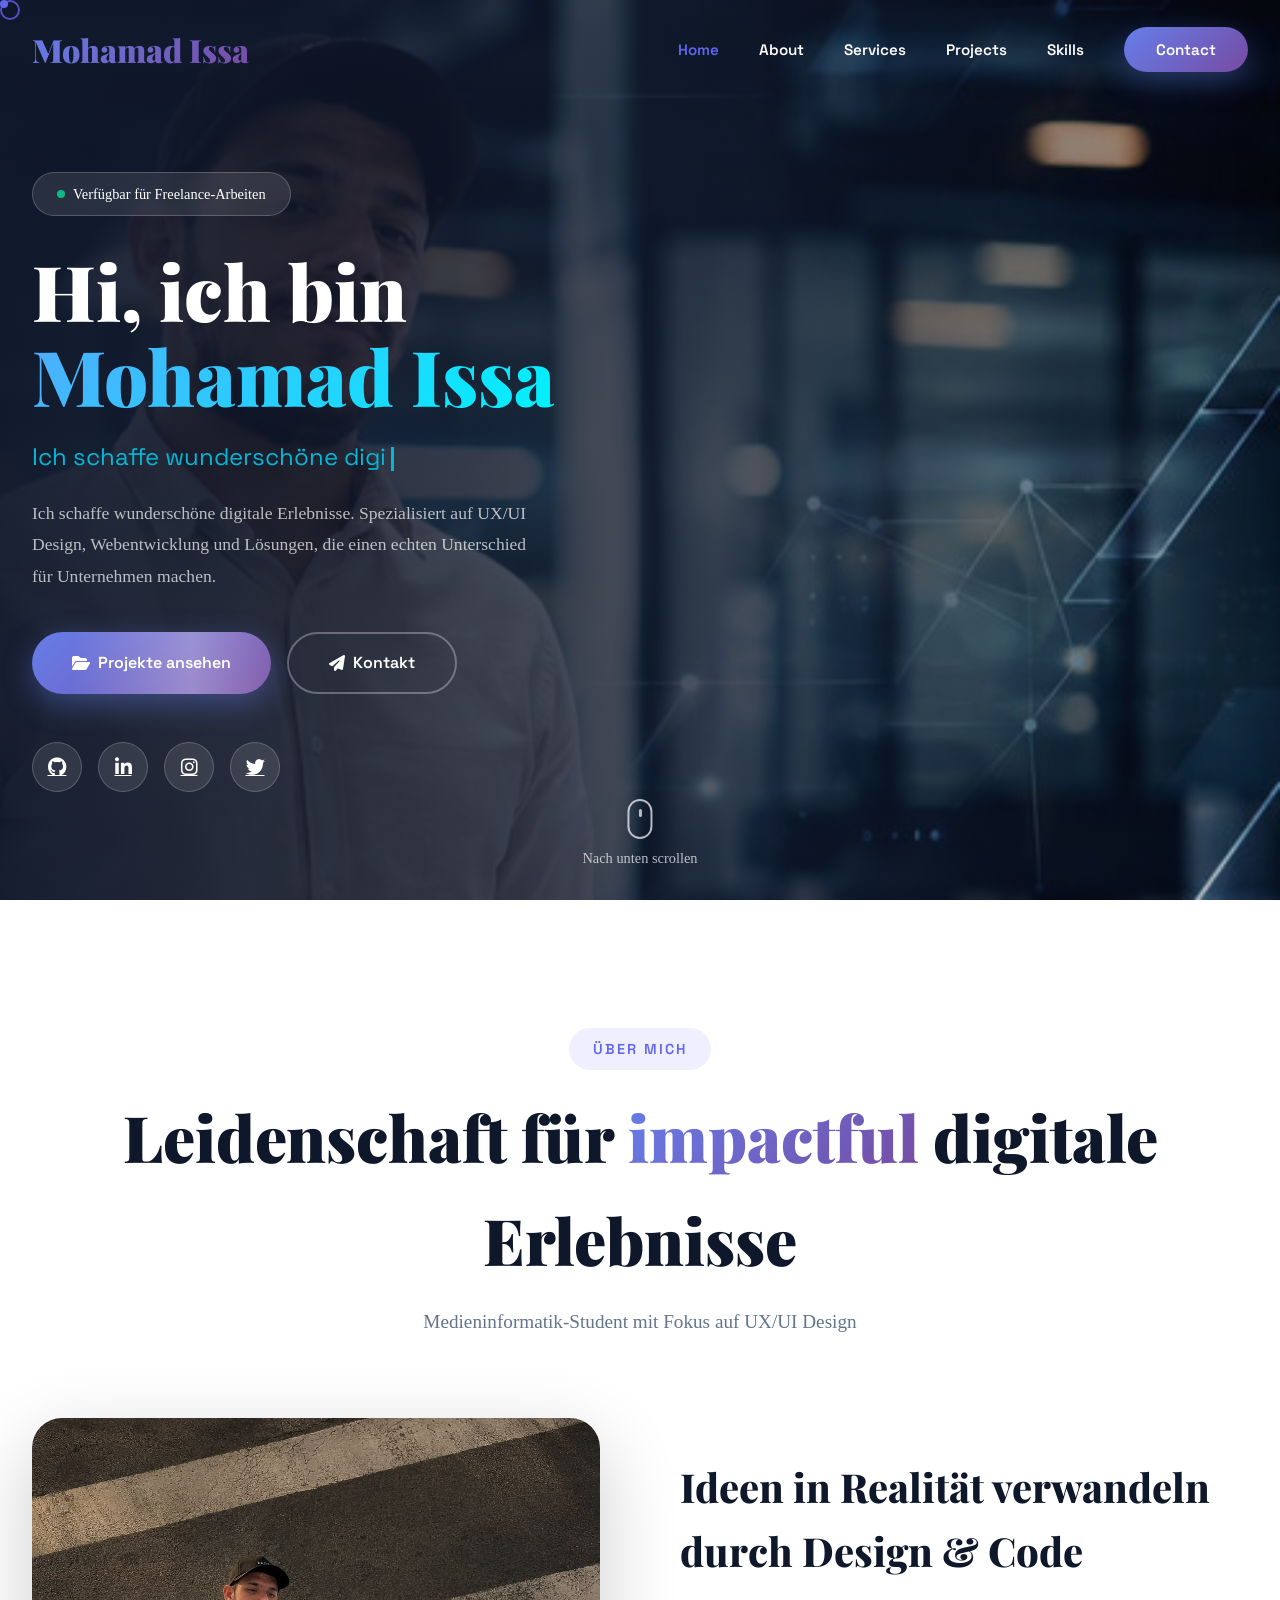
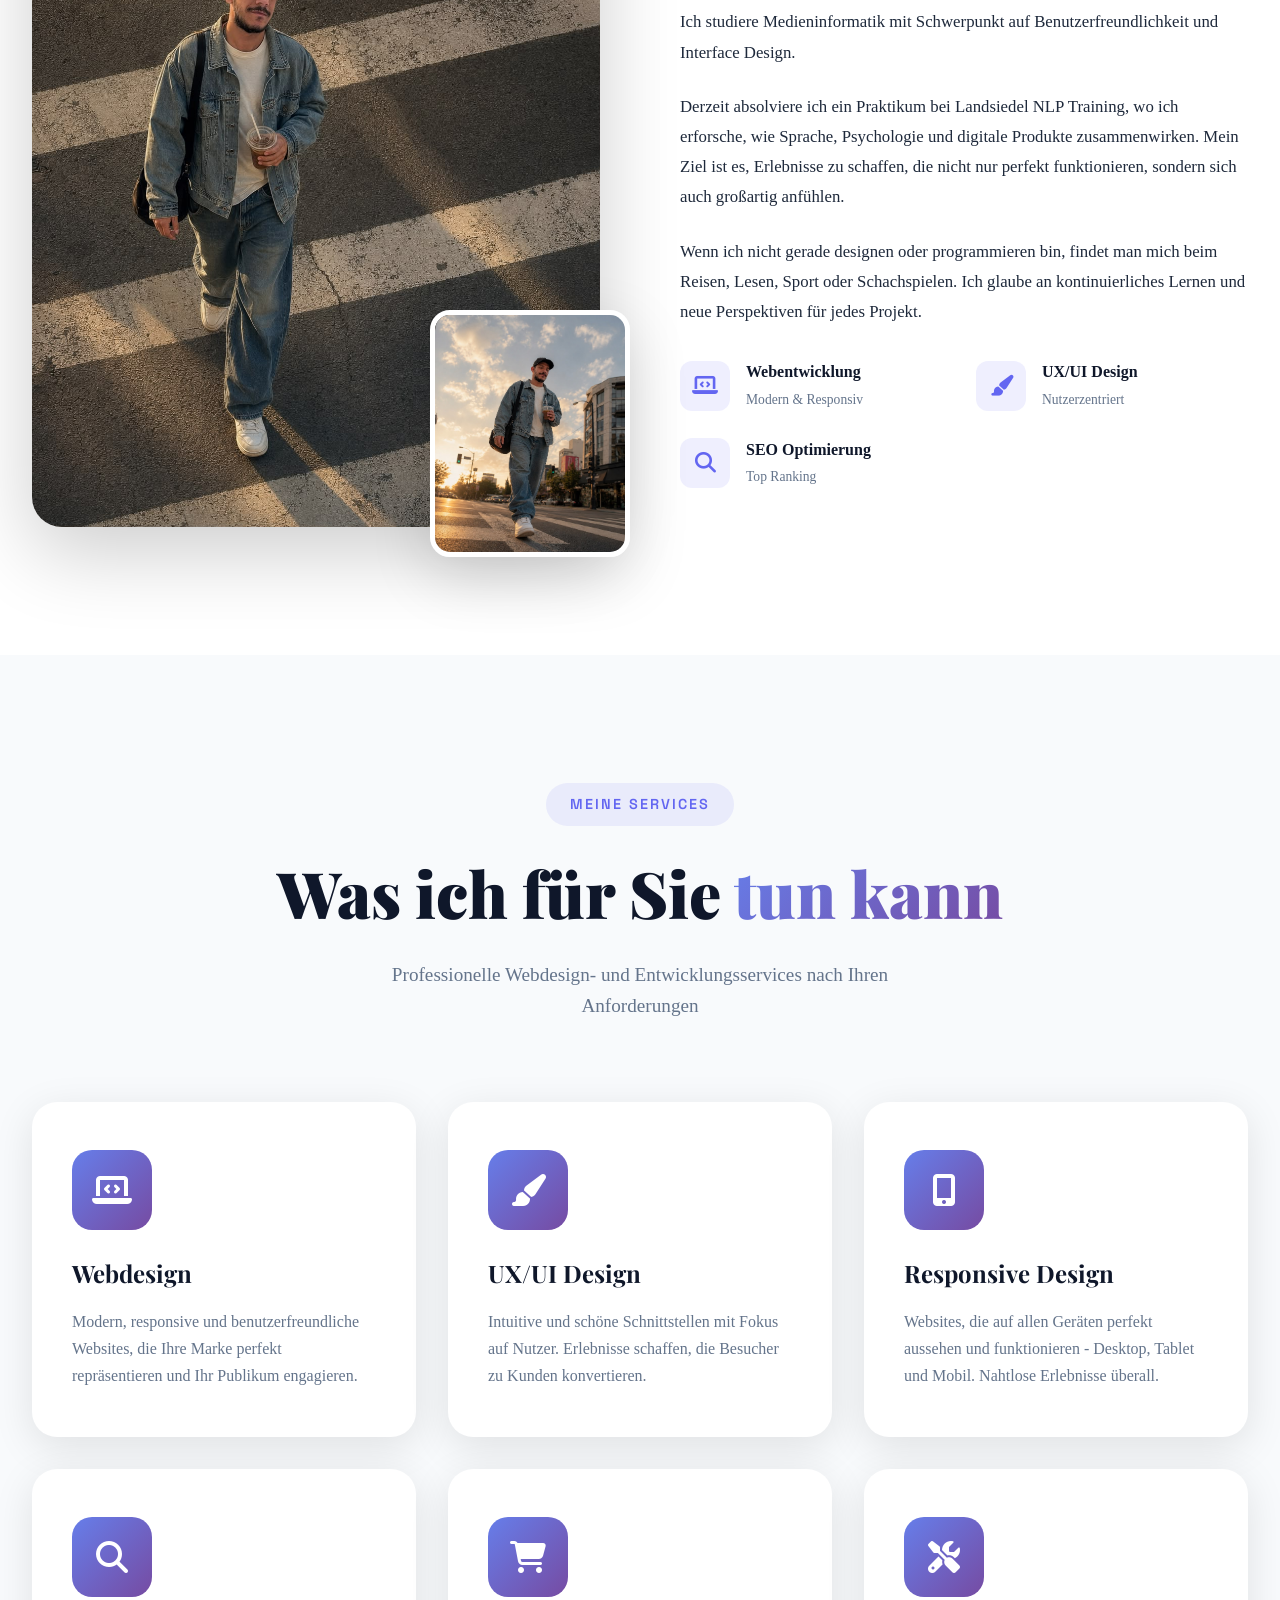
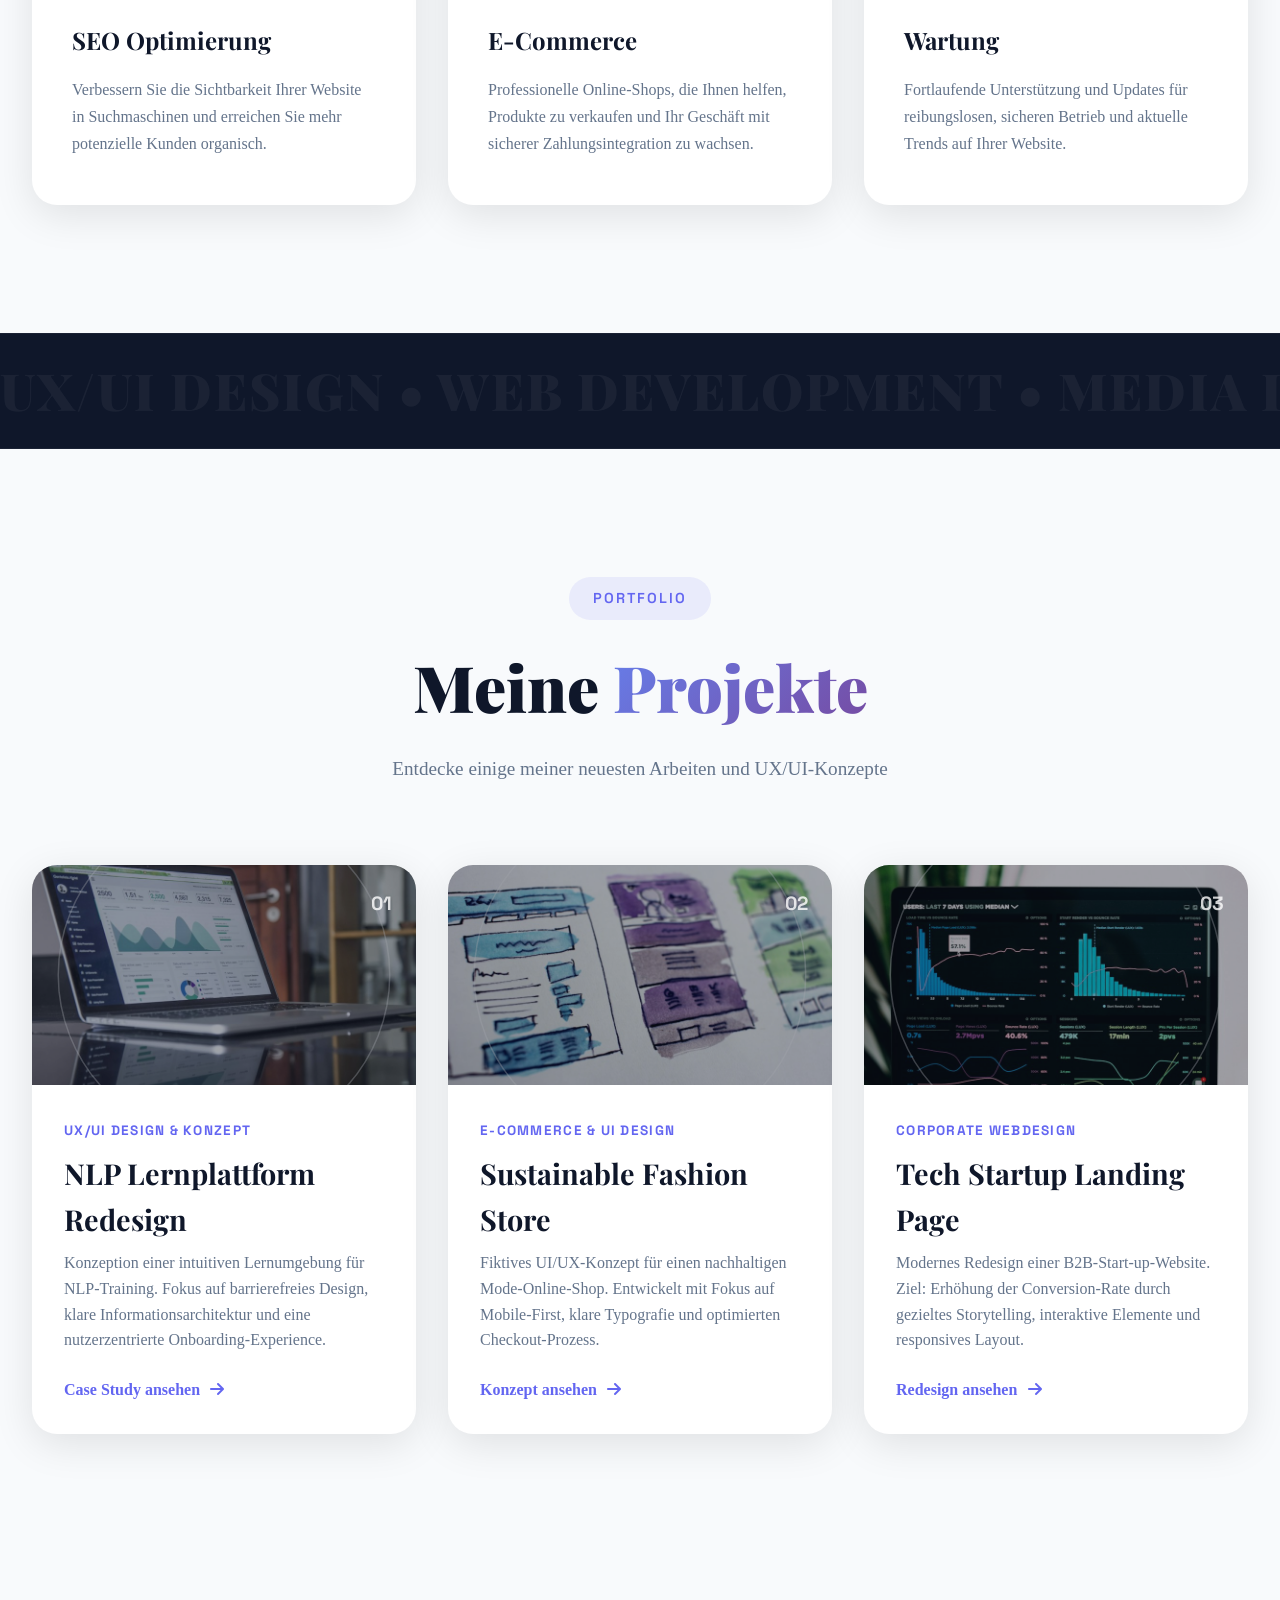
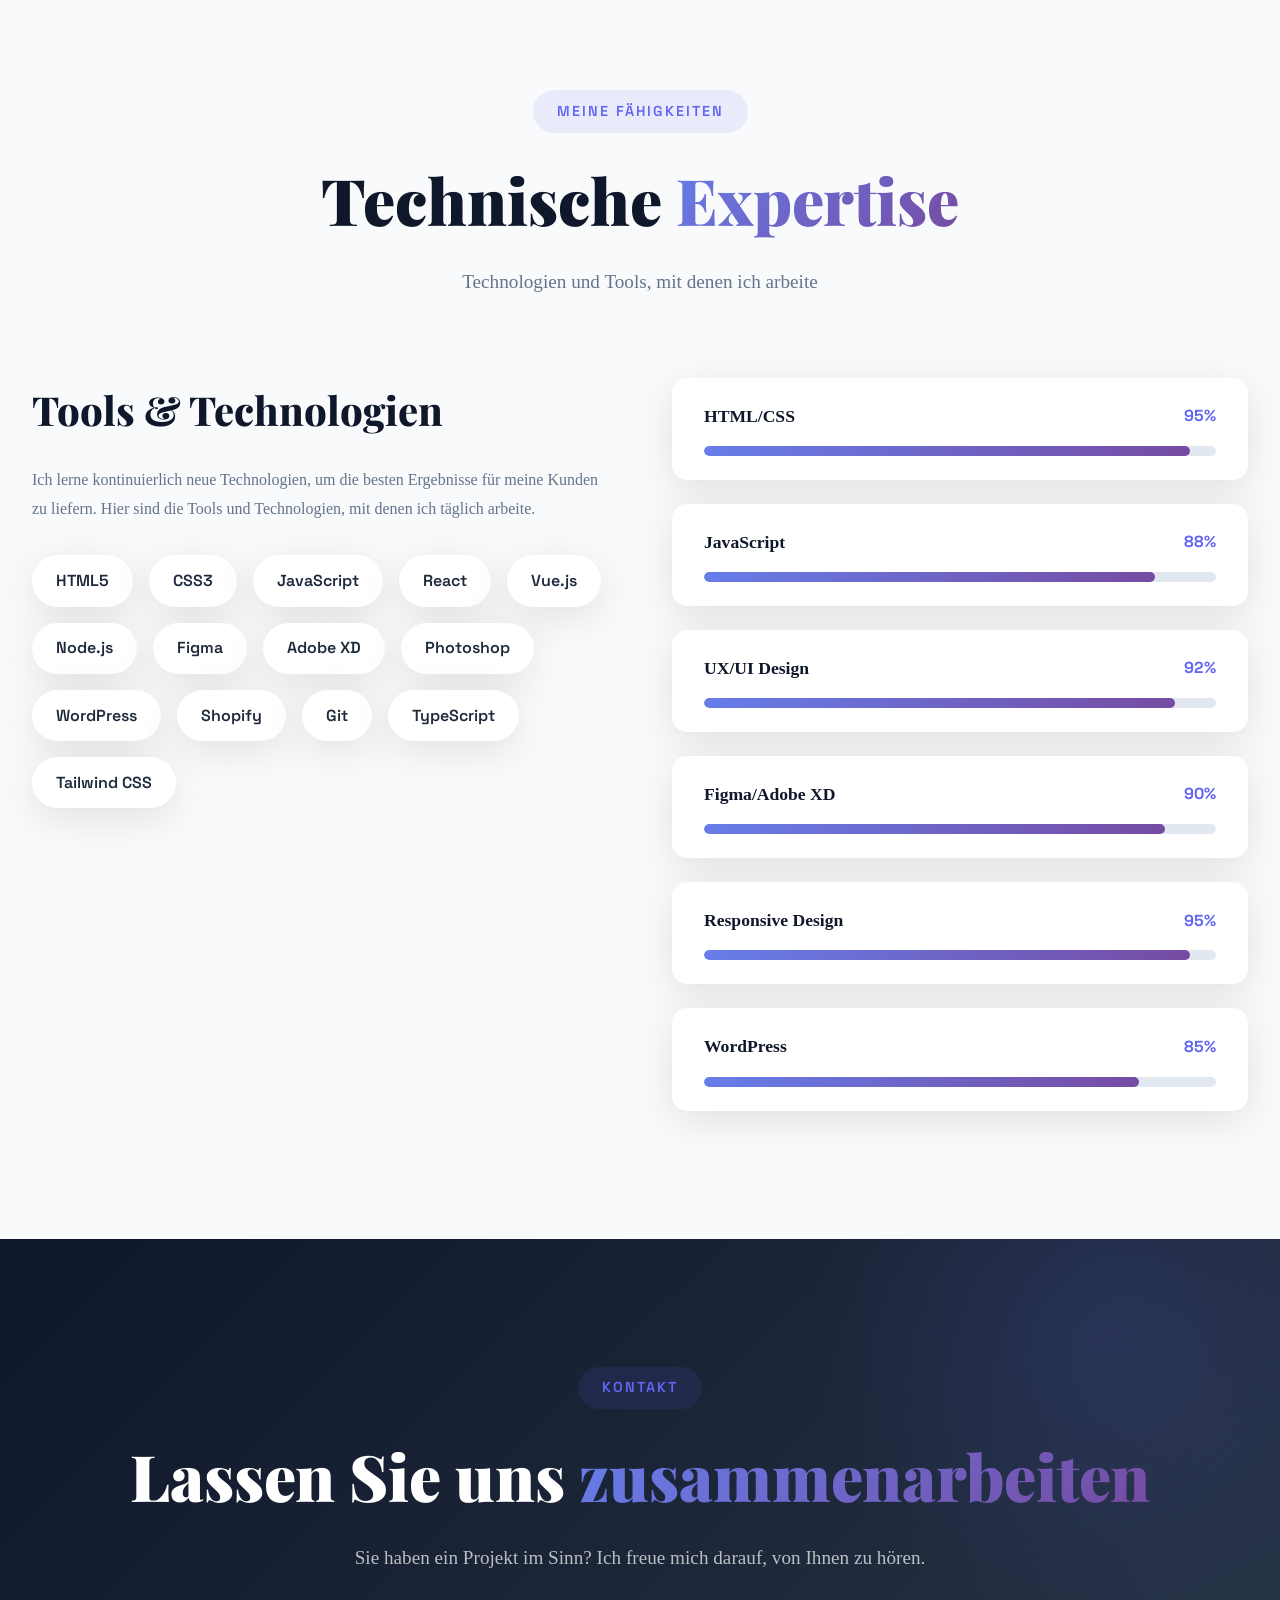
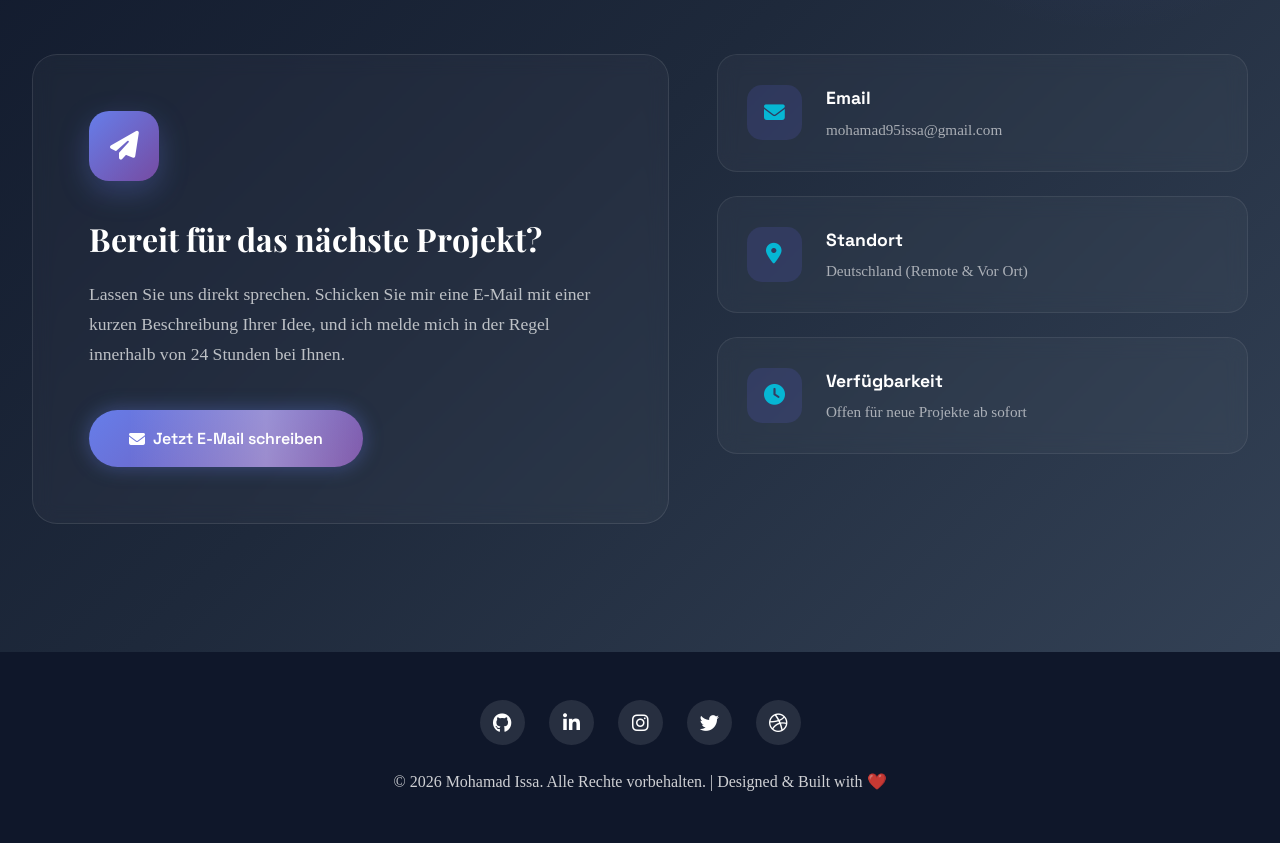
<file: index.html>
<!DOCTYPE html>
<html lang="de">
<head>
    <meta charset="UTF-8">
    <meta name="viewport" content="width=device-width, initial-scale=1.0">
    <meta name="description" content="Mohamad Issa - Media Informatics & UX/UI Designer. Ich schaffe wunderschöne digitale Erlebnisse mit Fokus auf Benutzerfreundlichkeit und modernes Design.">
    <meta name="keywords" content="UX/UI Design, Webentwicklung, Portfolio, Designer, Frontend">
    <meta property="og:title" content="Mohamad Issa | Media Informatics & UX/UI Designer">
    <meta property="og:description" content="Ich schaffe wunderschöne digitale Erlebnisse mit Fokus auf Benutzerfreundlichkeit und modernes Design.">
    <meta property="og:image" content="img/preview.jpg">
    <meta property="og:type" content="website">
    <title>Mohamad Issa | Media Informatics & UX/UI Designer</title>
    <link rel="stylesheet" href="fontawesome/css/all.min.css">
    <link rel="stylesheet" href="fonts/fonts.css">
    <link rel="stylesheet" href="style.css">
</head>
<body>
    <div class="cursor"></div>
    <div class="cursor-dot"></div>

    <div class="loader">
        <div class="loader-logo">Mohamad Issa
        </div>
        <div class="loader-bar">
            <div class="loader-progress"></div>
        </div>
    </div>

    <canvas id="particles-canvas"></canvas>

    <nav id="navbar">
       <div class="scroll-progress" id="scrollProgress"></div>
        <div class="nav-container">
            <a href="#" class="logo">Mohamad Issa</a>
            <ul class="nav-links">
                <li><a href="#home">Home</a></li>
                <li><a href="#about">About</a></li>
                <li><a href="#services">Services</a></li>
                <li><a href="#portfolio">Projects</a></li>
                <li><a href="#skills">Skills</a></li>
                <li><a href="#contact" class="nav-cta">Contact</a></li>
            </ul>
            <button class="mobile-menu-btn" id="meno" aria-label="Mobile Navigation">
                <i class="fas fa-bars"></i>
            </button>
        </div>
    </nav>
    <section class="hero" id="home">
        <div class="hero-container">
            <div class="hero-content">
                <div class="hero-badge">
                    <span class="dot"></span>
                    Verfügbar für Freelance-Arbeiten
                </div>
                <h1>Hi, ich bin <span class="gradient-text">Mohamad Issa</span></h1>
                <div class="hero-typewriter">
                    <span id="typewriter"></span><span class="cursor-blink"></span>
                </div>
                <p class="hero-description">
                    Ich schaffe wunderschöne digitale Erlebnisse. 
                    Spezialisiert auf UX/UI Design, Webentwicklung und Lösungen, 
                    die einen echten Unterschied für Unternehmen machen.
                </p>
                <div class="hero-buttons">
                    <a href="#portfolio" class="btn btn-primary">
                        <i class="fas fa-folder-open"></i> Projekte ansehen
                    </a>
                    <a href="#contact" class="btn btn-secondary">
                        <i class="fas fa-paper-plane"></i> Kontakt
                    </a>
                </div>
                <div class="hero-social">
                    <a href="https://github.com/dein-username" target="_blank" rel="noopener noreferrer" aria-label="GitHub"><i class="fab fa-github"></i></a>
                    <a href="https://linkedin.com/in/mohamad-issa-35660a3a6/" target="_blank" rel="noopener noreferrer" aria-label="LinkedIn"><i class="fab fa-linkedin-in"></i></a>
                    <a href="https://instagram.com/mudy_iss/" target="_blank" rel="noopener noreferrer" aria-label="Instagram"><i class="fab fa-instagram"></i></a>
                    <a href="https://twitter.com/dein-username" target="_blank" rel="noopener noreferrer" aria-label="Twitter"><i class="fab fa-twitter"></i></a>
                </div>
            </div>
        </div>
        <div class="scroll-indicator">
            <div class="mouse"></div>
            <span>Nach unten scrollen</span>
        </div>
    </section>

    <section class="about" id="about">
        <div class="container">
            <div class="section-header reveal">
                <div class="section-tag">Über mich</div>
                <h2 class="section-title">Leidenschaft für <span class="highlight">impactful</span> digitale Erlebnisse</h2>
                <p class="section-subtitle">Medieninformatik-Student mit Fokus auf UX/UI Design</p>
            </div>
            <div class="about-grid">
                <div class="about-image reveal">
                    <div class="about-image-main">
                        <img src="img/straße line.jpeg" alt="Mohamad Issa - Professionelles Porträt">
                    </div>
                    <div class="about-image-secondary">
                        <img src="img/straße.jpeg" alt="Mohamad Issa - Casual Foto">
                    </div>
                </div>
                <div class="about-content reveal">
                    <h3>Ideen in Realität verwandeln durch Design & Code</h3>
                         
                    <p>
                        Ich studiere Medieninformatik mit Schwerpunkt auf Benutzerfreundlichkeit und Interface Design.
                    </p>
                     <p>
                        Derzeit absolviere ich ein Praktikum bei Landsiedel NLP Training, wo ich erforsche,
                         wie Sprache, Psychologie und digitale Produkte zusammenwirken. Mein Ziel ist es,
                          Erlebnisse zu schaffen, die nicht nur perfekt funktionieren, sondern sich auch großartig anfühlen.
                    </p>
                    
                    <p>
                        Wenn ich nicht gerade designen oder programmieren bin,
                         findet man mich beim Reisen, Lesen, Sport oder Schachspielen.
                          Ich glaube an kontinuierliches Lernen und neue Perspektiven für jedes Projekt.
                    </p>
                    <div class="about-features">
                        <div class="feature-item">
                            <div class="icon"><i class="fas fa-laptop-code"></i></div>
                            <div>
                                <h4>Webentwicklung</h4>
                                <p>Modern & Responsiv</p>
                            </div>
                        </div>
                        <div class="feature-item">
                            <div class="icon"><i class="fas fa-paint-brush"></i></div>
                            <div>
                                <h4>UX/UI Design</h4>
                                <p>Nutzerzentriert</p>
                            </div>
                        </div>
                        <div class="feature-item">
                            <div class="icon"><i class="fas fa-search"></i></div>
                            <div>
                                <h4>SEO Optimierung</h4>
                                <p>Top Ranking</p>
                            </div>
                        </div>
                    </div>
                </div>
            </div>
        </div>
    </section>

    <section class="services" id="services">
        <div class="container">
            <div class="section-header reveal">
                <div class="section-tag">Meine Services</div>
                <h2 class="section-title">Was ich für Sie <span class="highlight">tun kann</span></h2>
                <p class="section-subtitle">Professionelle Webdesign- und Entwicklungsservices nach Ihren Anforderungen</p>
            </div>
            <div class="services-grid">
                <div class="service-card reveal">
                    <div class="service-icon"><i class="fas fa-laptop-code"></i></div>
                    <h3>Webdesign</h3>
                    <p>Modern, responsive und benutzerfreundliche Websites, die Ihre Marke perfekt repräsentieren und Ihr Publikum engagieren.</p>
                </div>
                <div class="service-card reveal">
                    <div class="service-icon"><i class="fas fa-paint-brush"></i></div>
                    <h3>UX/UI Design</h3>
                    <p>Intuitive und schöne Schnittstellen mit Fokus auf Nutzer. Erlebnisse schaffen, die Besucher zu Kunden konvertieren.</p>
                </div>
                <div class="service-card reveal">
                    <div class="service-icon"><i class="fas fa-mobile-alt"></i></div>
                    <h3>Responsive Design</h3>
                    <p>Websites, die auf allen Geräten perfekt aussehen und funktionieren - Desktop, Tablet und Mobil. Nahtlose Erlebnisse überall.</p>
                </div>
                <div class="service-card reveal">
                    <div class="service-icon"><i class="fas fa-search"></i></div>
                    <h3>SEO Optimierung</h3>
                    <p>Verbessern Sie die Sichtbarkeit Ihrer Website in Suchmaschinen und erreichen Sie mehr potenzielle Kunden organisch.</p>
                </div>
                <div class="service-card reveal">
                    <div class="service-icon"><i class="fas fa-shopping-cart"></i></div>
                    <h3>E-Commerce</h3>
                    <p>Professionelle Online-Shops, die Ihnen helfen, Produkte zu verkaufen und Ihr Geschäft mit sicherer Zahlungsintegration zu wachsen.</p>
                </div>
                <div class="service-card reveal">
                    <div class="service-icon"><i class="fas fa-tools"></i></div>
                    <h3>Wartung</h3>
                    <p>Fortlaufende Unterstützung und Updates für reibungslosen, sicheren Betrieb und aktuelle Trends auf Ihrer Website.</p>
                </div>
            </div>
        </div>
    </section>
<div class="marquee-container">
    <div class="marquee-content">
        <span>UX/UI DESIGN • WEB DEVELOPMENT • MEDIA INFORMATICS • Mohamad Issa •  </span>
        <span>UX/UI DESIGN • WEB DEVELOPMENT • MEDIA INFORMATICS • Mohamad Issa •  </span>
    </div>
</div>
       <!-- Portfolio Section -->
    <section class="portfolio" id="portfolio">
        <div class="container">
            <div class="section-header reveal">
                <div class="section-tag">Portfolio</div>
                <h2 class="section-title">Meine <span class="highlight">Projekte</span></h2>
                <p class="section-subtitle">Entdecke einige meiner neuesten Arbeiten und UX/UI-Konzepte</p>
            </div>
            
            <div class="portfolio-grid">
                
                <!-- Projekt 1: NLP / Learning Platform -->
                <div class="portfolio-card reveal">
                    <div class="portfolio-preview" style="background: url('img/projekt-1.jpg') center/cover no-repeat;">
                        <!-- Dunkles Overlay, damit das Icon sichtbar ist, falls das Bild mal nicht lädt -->
                        <div style="position:absolute; inset:0; background:rgba(15,23,42,0.4);"></div>
                        <span class="portfolio-number" style="color:white; z-index:2;">01</span>
                    </div>
                    <div class="portfolio-content">
                        <span class="portfolio-category">UX/UI Design & Konzept</span>
                        <h3>NLP Lernplattform Redesign</h3>
                        <p>
                            Konzeption einer intuitiven Lernumgebung für NLP-Training. Fokus auf barrierefreies Design, 
                            klare Informationsarchitektur und eine nutzerzentrierte Onboarding-Experience.
                        </p>
                        <a href="#contact" class="portfolio-link">
                            Case Study ansehen <i class="fas fa-arrow-right"></i>
                        </a>
                    </div>
                </div>

                <!-- Projekt 2: E-Commerce -->
                <div class="portfolio-card reveal">
                    <div class="portfolio-preview" style="background: url('img/projekt-2.jpg') center/cover no-repeat;">
                        <div style="position:absolute; inset:0; background:rgba(15,23,42,0.4);"></div>
                        <span class="portfolio-number" style="color:white; z-index:2;">02</span>
                    </div>
                    <div class="portfolio-content">
                        <span class="portfolio-category">E-Commerce & UI Design</span>
                        <h3>Sustainable Fashion Store</h3>
                        <p>
                            Fiktives UI/UX-Konzept für einen nachhaltigen Mode-Online-Shop. Entwickelt mit Fokus 
                            auf Mobile-First, klare Typografie und optimierten Checkout-Prozess.
                        </p>
                        <a href="#contact" class="portfolio-link">
                            Konzept ansehen <i class="fas fa-arrow-right"></i>
                        </a>
                    </div>
                </div>

                <!-- Projekt 3: Corporate / B2B -->
                <div class="portfolio-card reveal">
                    <div class="portfolio-preview" style="background: url('img/projekt-3.jpg') center/cover no-repeat;">
                        <div style="position:absolute; inset:0; background:rgba(15,23,42,0.4);"></div>
                        <span class="portfolio-number" style="color:white; z-index:2;">03</span>
                    </div>
                    <div class="portfolio-content">
                        <span class="portfolio-category">Corporate Webdesign</span>
                        <h3>Tech Startup Landing Page</h3>
                        <p>
                            Modernes Redesign einer B2B-Start-up-Website. Ziel: Erhöhung der Conversion-Rate 
                            durch gezieltes Storytelling, interaktive Elemente und responsives Layout.
                        </p>
                        <a href="#contact" class="portfolio-link">
                            Redesign ansehen <i class="fas fa-arrow-right"></i>
                        </a>
                    </div>
                </div>

            </div>
        </div>
    </section>

    <section class="skills" id="skills">
        <div class="container">
            <div class="section-header reveal">
                <div class="section-tag">Meine Fähigkeiten</div>
                <h2 class="section-title">Technische <span class="highlight">Expertise</span></h2>
                <p class="section-subtitle">Technologien und Tools, mit denen ich arbeite</p>
            </div>
            <div class="skills-container">
                <div class="skills-left reveal">
                    <h3>Tools & Technologien</h3>
                    <p>
                        Ich lerne kontinuierlich neue Technologien, um die besten Ergebnisse 
                        für meine Kunden zu liefern. Hier sind die Tools und Technologien, 
                        mit denen ich täglich arbeite.
                    </p>
                    <div class="skills-list">
                        <span class="skill-tag">HTML5</span>
                        <span class="skill-tag">CSS3</span>
                        <span class="skill-tag">JavaScript</span>
                        <span class="skill-tag">React</span>
                        <span class="skill-tag">Vue.js</span>
                        <span class="skill-tag">Node.js</span>
                        <span class="skill-tag">Figma</span>
                        <span class="skill-tag">Adobe XD</span>
                        <span class="skill-tag">Photoshop</span>
                        <span class="skill-tag">WordPress</span>
                        <span class="skill-tag">Shopify</span>
                        <span class="skill-tag">Git</span>
                        <span class="skill-tag">TypeScript</span>
                        <span class="skill-tag">Tailwind CSS</span>
                    </div>
                </div>
                <div class="skills-right reveal">
                    <div class="skill-item">
                        <div class="skill-header">
                            <h4>HTML/CSS</h4>
                            <span class="skill-percent">95%</span>
                        </div>
                        <div class="skill-bar">
                            <div class="skill-progress" data-width="95"></div>
                        </div>
                    </div>
                    <div class="skill-item">
                        <div class="skill-header">
                            <h4>JavaScript</h4>
                            <span class="skill-percent">88%</span>
                        </div>
                        <div class="skill-bar">
                            <div class="skill-progress" data-width="88"></div>
                        </div>
                    </div>
                    <div class="skill-item">
                        <div class="skill-header">
                            <h4>UX/UI Design</h4>
                            <span class="skill-percent">92%</span>
                        </div>
                        <div class="skill-bar">
                            <div class="skill-progress" data-width="92"></div>
                        </div>
                    </div>
                    <div class="skill-item">
                        <div class="skill-header">
                            <h4>Figma/Adobe XD</h4>
                            <span class="skill-percent">90%</span>
                        </div>
                        <div class="skill-bar">
                            <div class="skill-progress" data-width="90"></div>
                        </div>
                    </div>
                    <div class="skill-item">
                        <div class="skill-header">
                            <h4>Responsive Design</h4>
                            <span class="skill-percent">95%</span>
                        </div>
                        <div class="skill-bar">
                            <div class="skill-progress" data-width="95"></div>
                        </div>
                    </div>
                    <div class="skill-item">
                        <div class="skill-header">
                            <h4>WordPress</h4>
                            <span class="skill-percent">85%</span>
                        </div>
                        <div class="skill-bar">
                            <div class="skill-progress" data-width="85"></div>
                        </div>
                    </div>
                </div>
            </div>
        </div>
    </section>

        <!-- Contact Section -->
    <section class="contact" id="contact">
        <div class="container">
            <div class="section-header reveal">
                <div class="section-tag">Kontakt</div>
                <h2 class="section-title">Lassen Sie uns <span class="highlight">zusammenarbeiten</span></h2>
                <p class="section-subtitle">Sie haben ein Projekt im Sinn? Ich freue mich darauf, von Ihnen zu hören.</p>
            </div>
            
            <div class="contact-grid">
                <!-- Linke Seite: Haupt Call-to-Action -->
                <div class="contact-cta-box reveal">
                    <div class="cta-icon">
                        <i class="fas fa-paper-plane"></i>
                    </div>
                    <h3>Bereit für das nächste Projekt?</h3>
                    <p>
                        Lassen Sie uns direkt sprechen. Schicken Sie mir eine E-Mail mit einer kurzen Beschreibung Ihrer Idee, 
                        und ich melde mich in der Regel innerhalb von 24 Stunden bei Ihnen.
                    </p>
                    <a href="mailto:mohamad95issa@gmail.com?subject=Projektanfrage%20über%20Ihre%20Webseite" class="btn btn-primary btn-glow">
                        <i class="fas fa-envelope"></i> Jetzt E-Mail schreiben
                    </a>
                </div>

                <!-- Rechte Seite: Info-Karten -->
                <div class="contact-info-stack reveal">
                    <div class="contact-card">
                        <div class="icon"><i class="fas fa-envelope"></i></div>
                        <div class="card-text">
                            <h3>Email</h3>
                            <a href="mailto:mohamad95issa@gmail.com">mohamad95issa@gmail.com</a>
                        </div>
                    </div>
                    
                    <div class="contact-card">
                        <div class="icon"><i class="fas fa-map-marker-alt"></i></div>
                        <div class="card-text">
                            <h3>Standort</h3>
                            <p>Deutschland (Remote & Vor Ort)</p>
                        </div>
                    </div>
                    
                    <div class="contact-card">
                        <div class="icon"><i class="fas fa-clock"></i></div>
                        <div class="card-text">
                            <h3>Verfügbarkeit</h3>
                            <p>Offen für neue Projekte ab sofort</p>
                        </div>
                    </div>
                </div>
            </div>
        </div>
    </section>
    

    <footer>
        <div class="social-links">
            <a href="https://github.com/dein-username" target="_blank" rel="noopener noreferrer" aria-label="GitHub"><i class="fab fa-github"></i></a>
            <a href="https://linkedin.com/in/mohamad-issa-35660a3a6/" target="_blank" rel="noopener noreferrer" aria-label="LinkedIn"><i class="fab fa-linkedin-in"></i></a>
            <a href="https://instagram.com/mudy_iss/" target="_blank" rel="noopener noreferrer" aria-label="Instagram"><i class="fab fa-instagram"></i></a>
            <a href="https://twitter.com/dein-username" target="_blank" rel="noopener noreferrer" aria-label="Twitter"><i class="fab fa-twitter"></i></a>
            <a href="https://dribbble.com/dein-username" target="_blank" rel="noopener noreferrer" aria-label="Dribbble"><i class="fab fa-dribbble"></i></a>
        </div>
        <p>&copy; 2026 Mohamad Issa. Alle Rechte vorbehalten. | Designed & Built with ❤️</p>
    </footer>
<button id="backToTop" class="back-to-top" aria-label="Nach oben scrollen">
    <i class="fas fa-arrow-up"></i>
</button>
    <script src="script.js"></script>
</body>
</html>
</file>
<file: fonts/fonts.css>
/* latin-ext */
@font-face {
  font-family: 'Inter';
  font-style: normal;
  font-weight: 300;
  font-display: swap;
  src: url(Inter-latin-ext-0.woff2) format('woff2');
  unicode-range: U+0100-02BA, U+02BD-02C5, U+02C7-02CC, U+02CE-02D7, U+02DD-02FF, U+0304, U+0308, U+0329, U+1D00-1DBF, U+1E00-1E9F, U+1EF2-1EFF, U+2020, U+20A0-20AB, U+20AD-20C4, U+2113, U+2C60-2C7F, U+A720-A7FF;
}
/* latin */
@font-face {
  font-family: 'Inter';
  font-style: normal;
  font-weight: 300;
  font-display: swap;
  src: url(Inter-latin-1.woff2) format('woff2');
  unicode-range: U+0000-00FF, U+0131, U+0152-0153, U+02BB-02BC, U+02C6, U+02DA, U+02DC, U+0304, U+0308, U+0329, U+2000-206F, U+20AC, U+2122, U+2191, U+2193, U+2212, U+2215, U+FEFF, U+FFFD;
}
/* latin-ext */
@font-face {
  font-family: 'Inter';
  font-style: normal;
  font-weight: 400;
  font-display: swap;
  src: url(Inter-latin-ext-0.woff2) format('woff2');
  unicode-range: U+0100-02BA, U+02BD-02C5, U+02C7-02CC, U+02CE-02D7, U+02DD-02FF, U+0304, U+0308, U+0329, U+1D00-1DBF, U+1E00-1E9F, U+1EF2-1EFF, U+2020, U+20A0-20AB, U+20AD-20C4, U+2113, U+2C60-2C7F, U+A720-A7FF;
}
/* latin */
@font-face {
  font-family: 'Inter';
  font-style: normal;
  font-weight: 400;
  font-display: swap;
  src: url(Inter-latin-1.woff2) format('woff2');
  unicode-range: U+0000-00FF, U+0131, U+0152-0153, U+02BB-02BC, U+02C6, U+02DA, U+02DC, U+0304, U+0308, U+0329, U+2000-206F, U+20AC, U+2122, U+2191, U+2193, U+2212, U+2215, U+FEFF, U+FFFD;
}
/* latin-ext */
@font-face {
  font-family: 'Inter';
  font-style: normal;
  font-weight: 500;
  font-display: swap;
  src: url(Inter-latin-ext-0.woff2) format('woff2');
  unicode-range: U+0100-02BA, U+02BD-02C5, U+02C7-02CC, U+02CE-02D7, U+02DD-02FF, U+0304, U+0308, U+0329, U+1D00-1DBF, U+1E00-1E9F, U+1EF2-1EFF, U+2020, U+20A0-20AB, U+20AD-20C4, U+2113, U+2C60-2C7F, U+A720-A7FF;
}
/* latin */
@font-face {
  font-family: 'Inter';
  font-style: normal;
  font-weight: 500;
  font-display: swap;
  src: url(Inter-latin-1.woff2) format('woff2');
  unicode-range: U+0000-00FF, U+0131, U+0152-0153, U+02BB-02BC, U+02C6, U+02DA, U+02DC, U+0304, U+0308, U+0329, U+2000-206F, U+20AC, U+2122, U+2191, U+2193, U+2212, U+2215, U+FEFF, U+FFFD;
}
/* latin-ext */
@font-face {
  font-family: 'Inter';
  font-style: normal;
  font-weight: 600;
  font-display: swap;
  src: url(Inter-latin-ext-0.woff2) format('woff2');
  unicode-range: U+0100-02BA, U+02BD-02C5, U+02C7-02CC, U+02CE-02D7, U+02DD-02FF, U+0304, U+0308, U+0329, U+1D00-1DBF, U+1E00-1E9F, U+1EF2-1EFF, U+2020, U+20A0-20AB, U+20AD-20C4, U+2113, U+2C60-2C7F, U+A720-A7FF;
}
/* latin */
@font-face {
  font-family: 'Inter';
  font-style: normal;
  font-weight: 600;
  font-display: swap;
  src: url(Inter-latin-1.woff2) format('woff2');
  unicode-range: U+0000-00FF, U+0131, U+0152-0153, U+02BB-02BC, U+02C6, U+02DA, U+02DC, U+0304, U+0308, U+0329, U+2000-206F, U+20AC, U+2122, U+2191, U+2193, U+2212, U+2215, U+FEFF, U+FFFD;
}
/* latin-ext */
@font-face {
  font-family: 'Inter';
  font-style: normal;
  font-weight: 700;
  font-display: swap;
  src: url(Inter-latin-ext-0.woff2) format('woff2');
  unicode-range: U+0100-02BA, U+02BD-02C5, U+02C7-02CC, U+02CE-02D7, U+02DD-02FF, U+0304, U+0308, U+0329, U+1D00-1DBF, U+1E00-1E9F, U+1EF2-1EFF, U+2020, U+20A0-20AB, U+20AD-20C4, U+2113, U+2C60-2C7F, U+A720-A7FF;
}
/* latin */
@font-face {
  font-family: 'Inter';
  font-style: normal;
  font-weight: 700;
  font-display: swap;
  src: url(Inter-latin-1.woff2) format('woff2');
  unicode-range: U+0000-00FF, U+0131, U+0152-0153, U+02BB-02BC, U+02C6, U+02DA, U+02DC, U+0304, U+0308, U+0329, U+2000-206F, U+20AC, U+2122, U+2191, U+2193, U+2212, U+2215, U+FEFF, U+FFFD;
}
/* latin-ext */
@font-face {
  font-family: 'Inter';
  font-style: normal;
  font-weight: 800;
  font-display: swap;
  src: url(Inter-latin-ext-0.woff2) format('woff2');
  unicode-range: U+0100-02BA, U+02BD-02C5, U+02C7-02CC, U+02CE-02D7, U+02DD-02FF, U+0304, U+0308, U+0329, U+1D00-1DBF, U+1E00-1E9F, U+1EF2-1EFF, U+2020, U+20A0-20AB, U+20AD-20C4, U+2113, U+2C60-2C7F, U+A720-A7FF;
}
/* latin */
@font-face {
  font-family: 'Inter';
  font-style: normal;
  font-weight: 800;
  font-display: swap;
  src: url(Inter-latin-1.woff2) format('woff2');
  unicode-range: U+0000-00FF, U+0131, U+0152-0153, U+02BB-02BC, U+02C6, U+02DA, U+02DC, U+0304, U+0308, U+0329, U+2000-206F, U+20AC, U+2122, U+2191, U+2193, U+2212, U+2215, U+FEFF, U+FFFD;
}
/* latin-ext */
@font-face {
  font-family: 'Inter';
  font-style: normal;
  font-weight: 900;
  font-display: swap;
  src: url(Inter-latin-ext-0.woff2) format('woff2');
  unicode-range: U+0100-02BA, U+02BD-02C5, U+02C7-02CC, U+02CE-02D7, U+02DD-02FF, U+0304, U+0308, U+0329, U+1D00-1DBF, U+1E00-1E9F, U+1EF2-1EFF, U+2020, U+20A0-20AB, U+20AD-20C4, U+2113, U+2C60-2C7F, U+A720-A7FF;
}
/* latin */
@font-face {
  font-family: 'Inter';
  font-style: normal;
  font-weight: 900;
  font-display: swap;
  src: url(Inter-latin-1.woff2) format('woff2');
  unicode-range: U+0000-00FF, U+0131, U+0152-0153, U+02BB-02BC, U+02C6, U+02DA, U+02DC, U+0304, U+0308, U+0329, U+2000-206F, U+20AC, U+2122, U+2191, U+2193, U+2212, U+2215, U+FEFF, U+FFFD;
}
/* latin-ext */
@font-face {
  font-family: 'Playfair Display';
  font-style: normal;
  font-weight: 600;
  font-display: swap;
  src: url(PlayfairDisplay-latin-ext-2.woff2) format('woff2');
  unicode-range: U+0100-02BA, U+02BD-02C5, U+02C7-02CC, U+02CE-02D7, U+02DD-02FF, U+0304, U+0308, U+0329, U+1D00-1DBF, U+1E00-1E9F, U+1EF2-1EFF, U+2020, U+20A0-20AB, U+20AD-20C4, U+2113, U+2C60-2C7F, U+A720-A7FF;
}
/* latin */
@font-face {
  font-family: 'Playfair Display';
  font-style: normal;
  font-weight: 600;
  font-display: swap;
  src: url(PlayfairDisplay-latin-3.woff2) format('woff2');
  unicode-range: U+0000-00FF, U+0131, U+0152-0153, U+02BB-02BC, U+02C6, U+02DA, U+02DC, U+0304, U+0308, U+0329, U+2000-206F, U+20AC, U+2122, U+2191, U+2193, U+2212, U+2215, U+FEFF, U+FFFD;
}
/* latin-ext */
@font-face {
  font-family: 'Playfair Display';
  font-style: normal;
  font-weight: 700;
  font-display: swap;
  src: url(PlayfairDisplay-latin-ext-2.woff2) format('woff2');
  unicode-range: U+0100-02BA, U+02BD-02C5, U+02C7-02CC, U+02CE-02D7, U+02DD-02FF, U+0304, U+0308, U+0329, U+1D00-1DBF, U+1E00-1E9F, U+1EF2-1EFF, U+2020, U+20A0-20AB, U+20AD-20C4, U+2113, U+2C60-2C7F, U+A720-A7FF;
}
/* latin */
@font-face {
  font-family: 'Playfair Display';
  font-style: normal;
  font-weight: 700;
  font-display: swap;
  src: url(PlayfairDisplay-latin-3.woff2) format('woff2');
  unicode-range: U+0000-00FF, U+0131, U+0152-0153, U+02BB-02BC, U+02C6, U+02DA, U+02DC, U+0304, U+0308, U+0329, U+2000-206F, U+20AC, U+2122, U+2191, U+2193, U+2212, U+2215, U+FEFF, U+FFFD;
}
/* latin-ext */
@font-face {
  font-family: 'Playfair Display';
  font-style: normal;
  font-weight: 800;
  font-display: swap;
  src: url(PlayfairDisplay-latin-ext-2.woff2) format('woff2');
  unicode-range: U+0100-02BA, U+02BD-02C5, U+02C7-02CC, U+02CE-02D7, U+02DD-02FF, U+0304, U+0308, U+0329, U+1D00-1DBF, U+1E00-1E9F, U+1EF2-1EFF, U+2020, U+20A0-20AB, U+20AD-20C4, U+2113, U+2C60-2C7F, U+A720-A7FF;
}
/* latin */
@font-face {
  font-family: 'Playfair Display';
  font-style: normal;
  font-weight: 800;
  font-display: swap;
  src: url(PlayfairDisplay-latin-3.woff2) format('woff2');
  unicode-range: U+0000-00FF, U+0131, U+0152-0153, U+02BB-02BC, U+02C6, U+02DA, U+02DC, U+0304, U+0308, U+0329, U+2000-206F, U+20AC, U+2122, U+2191, U+2193, U+2212, U+2215, U+FEFF, U+FFFD;
}
/* latin-ext */
@font-face {
  font-family: 'Playfair Display';
  font-style: normal;
  font-weight: 900;
  font-display: swap;
  src: url(PlayfairDisplay-latin-ext-2.woff2) format('woff2');
  unicode-range: U+0100-02BA, U+02BD-02C5, U+02C7-02CC, U+02CE-02D7, U+02DD-02FF, U+0304, U+0308, U+0329, U+1D00-1DBF, U+1E00-1E9F, U+1EF2-1EFF, U+2020, U+20A0-20AB, U+20AD-20C4, U+2113, U+2C60-2C7F, U+A720-A7FF;
}
/* latin */
@font-face {
  font-family: 'Playfair Display';
  font-style: normal;
  font-weight: 900;
  font-display: swap;
  src: url(PlayfairDisplay-latin-3.woff2) format('woff2');
  unicode-range: U+0000-00FF, U+0131, U+0152-0153, U+02BB-02BC, U+02C6, U+02DA, U+02DC, U+0304, U+0308, U+0329, U+2000-206F, U+20AC, U+2122, U+2191, U+2193, U+2212, U+2215, U+FEFF, U+FFFD;
}
/* latin-ext */
@font-face {
  font-family: 'Space Grotesk';
  font-style: normal;
  font-weight: 300;
  font-display: swap;
  src: url(SpaceGrotesk-latin-ext-4.woff2) format('woff2');
  unicode-range: U+0100-02BA, U+02BD-02C5, U+02C7-02CC, U+02CE-02D7, U+02DD-02FF, U+0304, U+0308, U+0329, U+1D00-1DBF, U+1E00-1E9F, U+1EF2-1EFF, U+2020, U+20A0-20AB, U+20AD-20C4, U+2113, U+2C60-2C7F, U+A720-A7FF;
}
/* latin */
@font-face {
  font-family: 'Space Grotesk';
  font-style: normal;
  font-weight: 300;
  font-display: swap;
  src: url(SpaceGrotesk-latin-5.woff2) format('woff2');
  unicode-range: U+0000-00FF, U+0131, U+0152-0153, U+02BB-02BC, U+02C6, U+02DA, U+02DC, U+0304, U+0308, U+0329, U+2000-206F, U+20AC, U+2122, U+2191, U+2193, U+2212, U+2215, U+FEFF, U+FFFD;
}
/* latin-ext */
@font-face {
  font-family: 'Space Grotesk';
  font-style: normal;
  font-weight: 400;
  font-display: swap;
  src: url(SpaceGrotesk-latin-ext-4.woff2) format('woff2');
  unicode-range: U+0100-02BA, U+02BD-02C5, U+02C7-02CC, U+02CE-02D7, U+02DD-02FF, U+0304, U+0308, U+0329, U+1D00-1DBF, U+1E00-1E9F, U+1EF2-1EFF, U+2020, U+20A0-20AB, U+20AD-20C4, U+2113, U+2C60-2C7F, U+A720-A7FF;
}
/* latin */
@font-face {
  font-family: 'Space Grotesk';
  font-style: normal;
  font-weight: 400;
  font-display: swap;
  src: url(SpaceGrotesk-latin-5.woff2) format('woff2');
  unicode-range: U+0000-00FF, U+0131, U+0152-0153, U+02BB-02BC, U+02C6, U+02DA, U+02DC, U+0304, U+0308, U+0329, U+2000-206F, U+20AC, U+2122, U+2191, U+2193, U+2212, U+2215, U+FEFF, U+FFFD;
}
/* latin-ext */
@font-face {
  font-family: 'Space Grotesk';
  font-style: normal;
  font-weight: 500;
  font-display: swap;
  src: url(SpaceGrotesk-latin-ext-4.woff2) format('woff2');
  unicode-range: U+0100-02BA, U+02BD-02C5, U+02C7-02CC, U+02CE-02D7, U+02DD-02FF, U+0304, U+0308, U+0329, U+1D00-1DBF, U+1E00-1E9F, U+1EF2-1EFF, U+2020, U+20A0-20AB, U+20AD-20C4, U+2113, U+2C60-2C7F, U+A720-A7FF;
}
/* latin */
@font-face {
  font-family: 'Space Grotesk';
  font-style: normal;
  font-weight: 500;
  font-display: swap;
  src: url(SpaceGrotesk-latin-5.woff2) format('woff2');
  unicode-range: U+0000-00FF, U+0131, U+0152-0153, U+02BB-02BC, U+02C6, U+02DA, U+02DC, U+0304, U+0308, U+0329, U+2000-206F, U+20AC, U+2122, U+2191, U+2193, U+2212, U+2215, U+FEFF, U+FFFD;
}
/* latin-ext */
@font-face {
  font-family: 'Space Grotesk';
  font-style: normal;
  font-weight: 600;
  font-display: swap;
  src: url(SpaceGrotesk-latin-ext-4.woff2) format('woff2');
  unicode-range: U+0100-02BA, U+02BD-02C5, U+02C7-02CC, U+02CE-02D7, U+02DD-02FF, U+0304, U+0308, U+0329, U+1D00-1DBF, U+1E00-1E9F, U+1EF2-1EFF, U+2020, U+20A0-20AB, U+20AD-20C4, U+2113, U+2C60-2C7F, U+A720-A7FF;
}
/* latin */
@font-face {
  font-family: 'Space Grotesk';
  font-style: normal;
  font-weight: 600;
  font-display: swap;
  src: url(SpaceGrotesk-latin-5.woff2) format('woff2');
  unicode-range: U+0000-00FF, U+0131, U+0152-0153, U+02BB-02BC, U+02C6, U+02DA, U+02DC, U+0304, U+0308, U+0329, U+2000-206F, U+20AC, U+2122, U+2191, U+2193, U+2212, U+2215, U+FEFF, U+FFFD;
}
/* latin-ext */
@font-face {
  font-family: 'Space Grotesk';
  font-style: normal;
  font-weight: 700;
  font-display: swap;
  src: url(SpaceGrotesk-latin-ext-4.woff2) format('woff2');
  unicode-range: U+0100-02BA, U+02BD-02C5, U+02C7-02CC, U+02CE-02D7, U+02DD-02FF, U+0304, U+0308, U+0329, U+1D00-1DBF, U+1E00-1E9F, U+1EF2-1EFF, U+2020, U+20A0-20AB, U+20AD-20C4, U+2113, U+2C60-2C7F, U+A720-A7FF;
}
/* latin */
@font-face {
  font-family: 'Space Grotesk';
  font-style: normal;
  font-weight: 700;
  font-display: swap;
  src: url(SpaceGrotesk-latin-5.woff2) format('woff2');
  unicode-range: U+0000-00FF, U+0131, U+0152-0153, U+02BB-02BC, U+02C6, U+02DA, U+02DC, U+0304, U+0308, U+0329, U+2000-206F, U+20AC, U+2122, U+2191, U+2193, U+2212, U+2215, U+FEFF, U+FFFD;
}
</file>
<file: style.css>
* {
    margin: 0;
    padding: 0;
    box-sizing: border-box;
    
}

:root {
    --primary: #6366f1;
    --primary-dark: #4f46e5;
    --secondary: #0f172a;
    --accent: #06b6d4;
    --gold: #f59e0b;
    --text: #1e293b;
    --text-light: #64748b;
    --bg: #ffffff;
    --bg-alt: #f8fafc;
    --gradient-1: linear-gradient(135deg, #667eea 0%, #764ba2 100%);
    --gradient-2: linear-gradient(135deg, #f093fb 0%, #f5576c 100%);
    --gradient-3: linear-gradient(135deg, #4facfe 0%, #00f2fe 100%);
    --gradient-hero: linear-gradient(135deg, #0f172a 0%, #1e293b 50%, #334155 100%);
    --shadow: 0 10px 40px rgba(0,0,0,0.1);
    --shadow-lg: 0 20px 60px rgba(0,0,0,0.15);
    --shadow-xl: 0 25px 80px rgba(0,0,0,0.2);
}

html {
    line-height: 1.6;
    overflow-x: hidden;
    background: var(--bg);
}
.scroll-progress {
    position: fixed;
    top: 0;
    left: 0;
    height: 4px;
    background: var(--gradient-1);
    width: 0%;
    z-index: 10000;
    transition: width 0.1s ease-out;
    box-shadow: 0 0 10px rgba(99, 102, 241, 0.5);
}
.cursor {
    width: 20px;
    height: 20px;
    border: 2px solid var(--primary);
    border-radius: 50%;
    position: fixed;
    pointer-events: none;
    z-index: 10000;
    transition: transform 0.15s ease, background 0.15s ease;
    mix-blend-mode: difference;
}

.cursor-dot {
    width: 8px;
    height: 8px;
    background: var(--primary);
    border-radius: 50%;
    position: fixed;
    pointer-events: none;
    z-index: 10001;
    transition: transform 0.08s ease;
}

.cursor.hover {
    transform: scale(2.5);
    background: rgba(99, 102, 241, 0.2);
    border-color: var(--accent);
}

.loader {
    position: fixed;
    inset: 0;
    background: var(--secondary);
    z-index: 9999;
    display: flex;
    flex-direction: column;
    align-items: center;
    justify-content: center;
    transition: opacity 0.8s ease, visibility 0.8s ease;
}

.loader.hidden {
    opacity: 0;
    visibility: hidden;
}

.loader-logo {
    font-family: 'Playfair Display', serif;
    font-size: 4rem;
    font-weight: 900;
    background: var(--gradient-1);
    -webkit-background-clip: text;
    -webkit-text-fill-color: transparent;
    background-clip: text;
    margin-bottom: 2rem;
    animation: pulse 1.5s ease-in-out infinite;
}

.loader-bar {
    width: 200px;
    height: 3px;
    background: rgba(255,255,255,0.1);
    border-radius: 10px;
    overflow: hidden;
}

.loader-progress {
    height: 100%;
    background: var(--gradient-1);
    width: 0%;
    animation: load 2s ease-in-out forwards;
}

@keyframes load {
    to { width: 100%; }
}

@keyframes pulse {
    0%, 100% { opacity: 1; }
    50% { opacity: 0.5; }
}

#particles-canvas {
    position: fixed;
    top: 0;
    left: 0;
    width: 100%;
    height: 100%;
    z-index: 0;
    pointer-events: none;
}

nav {
    position: fixed;
    top: 0;
    width: 100%;
    background: rgba(255,255,255,0.0);
    backdrop-filter: blur(0px);
    z-index: 1000;
    padding: 1.5rem 0;
    transition: all 0.4s ease;
}

nav.scrolled {
    background: rgba(255,255,255,0.95);
    backdrop-filter: blur(20px);
    padding: 1rem 0;
    box-shadow: 0 5px 30px rgba(0,0,0,0.1);
}

.nav-container {
    max-width: 1400px;
    margin: 0 auto;
    padding: 0 2rem;
    display: flex;
    justify-content: space-between;
    align-items: center;
}

.logo {
    font-family: 'Playfair Display', serif;
    font-size: 2rem;
    font-weight: 900;
    background: var(--gradient-1);
    -webkit-background-clip: text;
    -webkit-text-fill-color: transparent;
    background-clip: text;
    text-decoration: none;
    position: relative;
}

.logo::after {
    content: '';
    position: absolute;
    bottom: -5px;
    left: 0;
    width: 100%;
    height: 2px;
    background: var(--gradient-1);
    transform: scaleX(0);
    transition: transform 0.3s ease;
}

.logo:hover::after {
    transform: scaleX(1);
}

.nav-links {
    display: flex;
    gap: 2.5rem;
    list-style: none;
}

.nav-links a {
    color: white;
    text-decoration: none;
    font-weight: 600;
    font-size: 0.95rem;
    transition: all 0.3s;
    position: relative;
    font-family: 'Space Grotesk', sans-serif;
}

nav.scrolled .nav-links a {
    color: var(--text);
}

.nav-links a::before {
    content: '';
    position: absolute;
    bottom: -8px;
    left: 50%;
    transform: translateX(-50%);
    width: 0;
    height: 3px;
    background: var(--gradient-1);
    border-radius: 10px;
    transition: width 0.3s ease;
}

.nav-links a:hover {
    color: var(--primary);
}

.nav-links a:hover::before {
    width: 100%;
}

.nav-cta {
    padding: 0.8rem 2rem;
    background: var(--gradient-1);
    color: white !important;
    border-radius: 50px;
    font-weight: 600;
    transition: all 0.3s !important;
    box-shadow: 0 10px 30px rgba(102,126,234,0.3);
}

.nav-cta:hover {
    transform: translateY(-3px);
    box-shadow: 0 15px 40px rgba(102,126,234,0.5) !important;
}

.nav-cta::before {
    display: none !important;
}

.mobile-menu-btn {
    display: none;
    font-size: 1.5rem;
    cursor: pointer;
    color: white;
    background: none;
    border: none;
}

nav.scrolled .mobile-menu-btn {
    color: var(--text);
}

/* Hero Section mit Banner-Bild */
.hero {
    min-height: 100vh;
    display: flex;
    align-items: center;
    padding: 8rem 2rem 4rem;
    position: relative;
    overflow: hidden;
    background-image: url('img/Herobild.jpg');
    background-size: cover;
    background-position: center right;
    background-repeat: no-repeat;
}

.hero::before {
    content: '';
    position: absolute;
    top: 0;
    left: 0;
    width: 100%;
    height: 100%;
    background: linear-gradient(90deg, rgba(15, 23, 42, 0.95) 0%, rgba(15, 23, 42, 0.7) 60%, rgba(15, 23, 42, 0.2) 100%);
    z-index: 1;
}

@keyframes float {
    0%, 100% { transform: translate(0, 0) scale(1); }
    50% { transform: translate(30px, -30px) scale(1.1); }
}

.hero-container {
    max-width: 1400px;
    margin: 0 auto;
    display: grid;
    grid-template-columns: 1fr 1fr;
    gap: 4rem;
    align-items: center;
    position: relative;
    z-index: 2;
}

.hero-content {
    color: white;
}

.hero-badge {
    display: inline-flex;
    align-items: center;
    gap: 0.5rem;
    padding: 0.6rem 1.5rem;
    background: rgba(255,255,255,0.1);
    backdrop-filter: blur(10px);
    border: 1px solid rgba(255,255,255,0.2);
    border-radius: 50px;
    font-size: 0.9rem;
    font-weight: 500;
    margin-bottom: 2rem;
    animation: fadeInUp 1s ease;
}

.hero-badge .dot {
    width: 8px;
    height: 8px;
    background: #10b981;
    border-radius: 50%;
    animation: blink 2s ease-in-out infinite;
}

@keyframes blink {
    0%, 100% { opacity: 1; }
    50% { opacity: 0.3; }
}

.hero h1 {
    font-family: 'Playfair Display', serif;
    font-size: clamp(3rem, 6vw, 5.5rem);
    line-height: 1.1;
    margin-bottom: 1.5rem;
    font-weight: 900;
    animation: fadeInUp 1s ease 0.2s both;
}

.hero h1 .gradient-text {
    background: var(--gradient-3);
    -webkit-background-clip: text;
    -webkit-text-fill-color: transparent;
    background-clip: text;
    display: inline-block;
}

.hero-typewriter {
    font-family: 'Space Grotesk', sans-serif;
    font-size: 1.5rem;
    line-height: 1.35;
    color: var(--accent);
    margin-bottom: 1.5rem;
    min-height: 2rem;
    animation: fadeInUp 1s ease 0.4s both;
}

.hero-typewriter .cursor-blink {
    display: inline-block;
    width: 3px;
    height: 1.5rem;
    background: var(--accent);
    margin-left: 5px;
    animation: blink-cursor 1s step-end infinite;
    vertical-align: middle;
}

@keyframes blink-cursor {
    0%, 100% { opacity: 1; }
    50% { opacity: 0; }
}

.hero-description {
    font-size: 1.1rem;
    color: rgba(255,255,255,0.7);
    margin-bottom: 2.5rem;
    line-height: 1.8;
    max-width: 500px;
    animation: fadeInUp 1s ease 0.6s both;
}

.hero-buttons {
    display: flex;
    gap: 1rem;
    margin-bottom: 3rem;
    animation: fadeInUp 1s ease 0.8s both;
}

.btn {
    padding: 1rem 2.5rem;
    border-radius: 50px;
    text-decoration: none;
    font-weight: 600;
    transition: all 0.4s cubic-bezier(0.4, 0, 0.2, 1);
    display: inline-flex;
    align-items: center;
    gap: 0.5rem;
    font-family: 'Space Grotesk', sans-serif;
    position: relative;
    overflow: hidden;
}

.btn-primary {
    background: var(--gradient-1);
    color: white;
    box-shadow: 0 10px 30px rgba(102,126,234,0.4);
}

.btn-primary::before {
    content: '';
    position: absolute;
    top: 0;
    width: 100%;
    height: 100%;
    background: linear-gradient(90deg, transparent, rgba(255,255,255,0.3), transparent);
    transition: left 0.5s;
}

.btn-primary:hover::before {
    left: 100%;
}

.btn-primary:hover {
    transform: translateY(-3px);
    box-shadow: 0 15px 40px rgba(102,126,234,0.6);
}

.btn-secondary {
    background: transparent;
    color: white;
    border: 2px solid rgba(255,255,255,0.3);
}

.btn-secondary:hover {
    border-color: var(--accent);
    color: var(--accent);
    transform: translateY(-3px);
    background: rgba(6,182,212,0.1);
}

.hero-social {
    display: flex;
    gap: 1rem;
    animation: fadeInUp 1s ease 1s both;
}

.hero-social a {
    width: 50px;
    height: 50px;
    border-radius: 50%;
    background: rgba(255,255,255,0.1);
    backdrop-filter: blur(10px);
    border: 1px solid rgba(255,255,255,0.2);
    display: flex;
    align-items: center;
    justify-content: center;
    color: white;
    font-size: 1.2rem;
    transition: all 0.3s;
}

.hero-social a:hover {
    background: var(--gradient-1);
    transform: translateY(-5px) rotate(360deg);
    border-color: transparent;
}

.hero-image {
    position: relative;
    z-index: 2;
    animation: fadeInRight 1s ease 0.5s both;
}

@keyframes fadeInRight {
    from { opacity: 0; transform: translateX(50px); }
    to { opacity: 1; transform: translateX(0); }
}

.hero-image-wrapper {
    position: relative;
    border-radius: 30px;
    overflow: hidden;
    box-shadow: var(--shadow-xl);
}

.hero-image-wrapper img {
    width: 100%;
    height: auto;
    display: block;
    transition: transform 0.5s ease;
}

.hero-image-wrapper:hover img {
    transform: scale(1.05);
}

.hero-image-decoration {
    position: absolute;
    width: 100%;
    height: 100%;
    top: 20px;
    left: 20px;
    border: 3px solid var(--primary);
    border-radius: 30px;
    z-index: -1;
}

.floating-card {
    position: absolute;
    background: rgba(255, 255, 255, 0.1);
    backdrop-filter: blur(15px);
    border: 1px solid rgba(255, 255, 255, 0.2);
    padding: 1.2rem 1.5rem;
    border-radius: 15px;
    box-shadow: 0 10px 30px rgba(0, 0, 0, 0.2);
    z-index: 3;
    display: flex;
    align-items: center;
    gap: 1rem;
    animation: float 4s ease-in-out infinite;
}

.floating-card .icon {
    width: 50px;
    height: 50px;
    border-radius: 12px;
    display: flex;
    align-items: center;
    justify-content: center;
    font-size: 1.5rem;
    color: white;
}

.floating-card h4 {
    font-size: 1.3rem;
    color: var(--secondary);
    font-weight: 800;
}

.floating-card p {
    font-size: 0.85rem;
    color: rgba(255, 255, 255, 0.8);
}

.card-1 {
    bottom: 80px;
    left: -40px;
    animation-delay: 0s;
}

.card-1 .icon { background: var(--gradient-1); }

.card-2 {
    top: 80px;
    right: -40px;
    animation-delay: 2s;
}

.card-2 .icon { background: var(--gradient-3); }

.card-3 {
    bottom: -20px;
    right: 50px;
    animation-delay: 1s;
}

.card-3 .icon { background: var(--gradient-2); }

@keyframes fadeInUp {
    from { opacity: 0; transform: translateY(30px); }
    to { opacity: 1; transform: translateY(0); }
}

.scroll-indicator {
    position: absolute;
    bottom: 30px;
    left: 50%;
    transform: translateX(-50%);
    color: white;
    font-size: 0.9rem;
    display: flex;
    flex-direction: column;
    align-items: center;
    gap: 0.5rem;
    opacity: 0.7;
    animation: bounce 2s ease-in-out infinite;
    z-index: 2;
}

@keyframes bounce {
    0%, 100% { transform: translateX(-50%) translateY(0); }
    50% { transform: translateX(-50%) translateY(-10px); }
}

.scroll-indicator .mouse {
    width: 25px;
    height: 40px;
    border: 2px solid white;
    border-radius: 15px;
    position: relative;
}

.scroll-indicator .mouse::before {
    content: '';
    position: absolute;
    top: 8px;
    left: 50%;
    transform: translateX(-50%);
    width: 3px;
    height: 8px;
    background: white;
    border-radius: 10px;
    animation: scroll 2s ease-in-out infinite;
}

@keyframes scroll {
    0% { opacity: 1; top: 8px; }
    100% { opacity: 0; top: 20px; }
}

section {
    padding: 8rem 2rem;
    position: relative;
}

.container {
    max-width: 1400px;
    margin: 0 auto;
}

.section-header {
    text-align: center;
    margin-bottom: 5rem;
}

.section-tag {
    display: inline-block;
    padding: 0.6rem 1.5rem;
    background: rgba(99,102,241,0.1);
    color: var(--primary);
    border-radius: 50px;
    font-weight: 600;
    font-size: 0.9rem;
    margin-bottom: 1rem;
    font-family: 'Space Grotesk', sans-serif;
    letter-spacing: 2px;
    text-transform: uppercase;
}

.section-title {
    font-family: 'Playfair Display', serif;
    font-size: clamp(2.5rem, 5vw, 4rem);
    color: var(--secondary);
    margin-bottom: 1rem;
    font-weight: 900;
}

.section-title .highlight {
    background: var(--gradient-1);
    -webkit-background-clip: text;
    -webkit-text-fill-color: transparent;
    background-clip: text;
}

.section-subtitle {
    font-size: 1.2rem;
    color: var(--text-light);
    max-width: 600px;
    margin: 0 auto;
}

.about {
    background: var(--bg);
}

.about-grid {
    display: grid;
    grid-template-columns: 1fr 1fr;
    gap: 5rem;
    align-items: center;
}

.about-image {
    position: relative;
}

.about-image-main {
    border-radius: 30px;
    overflow: hidden;
    box-shadow: var(--shadow-xl);
    position: relative;
}

.about-image-main img {
    width: 100%;
    height: auto;
    display: block;
    transition: transform 0.5s ease;
}

.about-image-main:hover img {
    transform: scale(1.05);
}

.about-image-secondary {
    position: absolute;
    bottom: -30px;
    right: -30px;
    width: 200px;
    border-radius: 20px;
    overflow: hidden;
    box-shadow: var(--shadow-lg);
    border: 5px solid white;
}

.about-image-secondary img {
    width: 100%;
    height: auto;
    display: block;
}

.experience-badge {
    position: absolute;
    top: -20px;
    left: -20px;
    background: var(--gradient-1);
    padding: 2rem;
    border-radius: 20px;
    box-shadow: var(--shadow-lg);
    text-align: center;
    color: white;
    animation: float 4s ease-in-out infinite;
}

.experience-badge h3 {
    font-family: 'Playfair Display', serif;
    font-size: 3.5rem;
    font-weight: 900;
    line-height: 1;
}

.experience-badge p {
    font-size: 0.9rem;
    font-weight: 500;
    margin-top: 0.5rem;
}

.about-content h3 {
    font-family: 'Playfair Display', serif;
    font-size: 2.5rem;
    color: var(--secondary);
    margin-bottom: 1.5rem;
    font-weight: 800;
}

.about-content p {
    color: var(--text);
    margin-bottom: 1.5rem;
    line-height: 1.8;
    font-size: 1.05rem;
}

.about-features {
    display: grid;
    grid-template-columns: repeat(2, 1fr);
    gap: 1.5rem;
    margin-top: 2rem;
}

.feature-item {
    display: flex;
    align-items: center;
    gap: 1rem;
}

.feature-item .icon {
    width: 50px;
    height: 50px;
    border-radius: 12px;
    background: rgba(99,102,241,0.1);
    display: flex;
    align-items: center;
    justify-content: center;
    color: var(--primary);
    font-size: 1.3rem;
    flex-shrink: 0;
}

.feature-item h4 {
    font-size: 1rem;
    color: var(--secondary);
    margin-bottom: 0.2rem;
}

.feature-item p {
    font-size: 0.85rem;
    color: var(--text-light);
    margin: 0;
}

.services {
    background: var(--bg-alt);
}

.services-grid {
    display: grid;
    grid-template-columns: repeat(auto-fit, minmax(320px, 1fr));
    gap: 2rem;
}

.service-card {
    background: white;
    padding: 3rem 2.5rem;
    border-radius: 25px;
    transition: all 0.4s cubic-bezier(0.4, 0, 0.2, 1);
    box-shadow: var(--shadow);
    position: relative;
    overflow: hidden;
}

.service-card::before {
    content: '';
    position: absolute;
    top: 0;
    left: 0;
    width: 100%;
    height: 5px;
    background: var(--gradient-1);
    transform: scaleX(0);
    transform-origin: left;
    transition: transform 0.4s ease;
}

.service-card:hover::before {
    transform: scaleX(1);
}

.service-card:hover {
    transform: translateY(-15px);
    box-shadow: var(--shadow-xl);
}

.service-icon {
    width: 80px;
    height: 80px;
    margin-bottom: 1.5rem;
    background: var(--gradient-1);
    border-radius: 20px;
    display: flex;
    align-items: center;
    justify-content: center;
    font-size: 2rem;
    color: white;
    transition: transform 0.3s;
}

.service-card:hover .service-icon {
    transform: rotateY(360deg);
}

.service-card h3 {
    font-family: 'Playfair Display', serif;
    font-size: 1.5rem;
    color: var(--secondary);
    margin-bottom: 1rem;
    font-weight: 700;
}

.service-card p {
    color: var(--text-light);
    line-height: 1.7;
}

.portfolio {
    background: var(--bg-alt);
}

.portfolio-grid {
    display: grid;
    grid-template-columns: repeat(3, 1fr);
    gap: 2rem;
}

.portfolio-card {
    background: white;
    border-radius: 25px;
    overflow: hidden;
    box-shadow: var(--shadow);
    transition: all 0.4s cubic-bezier(0.4, 0, 0.2, 1);
}

.portfolio-card:hover {
    transform: translateY(-10px);
    box-shadow: var(--shadow-xl);
}

.portfolio-preview {
    min-height: 220px;
    background: var(--gradient-3);
    color: white;
    display: flex;
    align-items: center;
    justify-content: center;
    position: relative;
    overflow: hidden;
}

.portfolio-preview::before {
    content: '';
    position: absolute;
    width: 220px;
    height: 220px;
    border: 1px solid rgba(255,255,255,0.35);
    border-radius: 50%;
    transform: scale(1.5);
}

.portfolio-preview i {
    font-size: 4rem;
    position: relative;
    z-index: 1;
}

.portfolio-preview-brand {
    background: var(--gradient-1);
}

.portfolio-preview-identity {
    background: var(--gradient-2);
}

.portfolio-preview-marketing {
    background: linear-gradient(135deg, #f59e0b 0%, #ef4444 100%);
}

.portfolio-preview-analytics {
    background: linear-gradient(135deg, #10b981 0%, #0ea5e9 100%);
}

.portfolio-number {
    position: absolute;
    top: 1.5rem;
    right: 1.5rem;
    font-family: 'Space Grotesk', sans-serif;
    font-size: 1.2rem;
    font-weight: 700;
    opacity: 0.8;
}

.portfolio-content {
    padding: 2rem;
}

.portfolio-category {
    color: var(--primary);
    font-family: 'Space Grotesk', sans-serif;
    font-size: 0.85rem;
    font-weight: 700;
    letter-spacing: 0.08rem;
    text-transform: uppercase;
}

.portfolio-content h3 {
    color: var(--secondary);
    font-family: 'Playfair Display', serif;
    font-size: 1.8rem;
    margin: 0.5rem 0;
}

.portfolio-content p {
    color: var(--text-light);
    margin-bottom: 1.5rem;
}

.portfolio-link {
    color: var(--primary);
    font-weight: 700;
    text-decoration: none;
    transition: color 0.3s;
}

.portfolio-link i {
    margin-left: 0.4rem;
    transition: transform 0.3s;
}

.portfolio-link:hover {
    color: var(--primary-dark);
}

.portfolio-link:hover i {
    transform: translateX(4px);
}

.skills {
    background: var(--bg-alt);
}

.skills-container {
    display: grid;
    grid-template-columns: 1fr 1fr;
    gap: 4rem;
}

.skills-left h3 {
    font-family: 'Playfair Display', serif;
    font-size: 2.5rem;
    color: var(--secondary);
    margin-bottom: 1.5rem;
    font-weight: 800;
}

.skills-left p {
    color: var(--text-light);
    line-height: 1.8;
    margin-bottom: 2rem;
}

.skills-list {
    display: flex;
    flex-wrap: wrap;
    gap: 1rem;
}

.skill-tag {
    padding: 0.8rem 1.5rem;
    background: white;
    border-radius: 50px;
    font-weight: 600;
    color: var(--text);
    box-shadow: var(--shadow);
    transition: all 0.3s;
    font-family: 'Space Grotesk', sans-serif;
}

.skill-tag:hover {
    background: var(--gradient-1);
    color: white;
    transform: translateY(-3px);
}

.skills-right {
    display: flex;
    flex-direction: column;
    gap: 1.5rem;
}

.skill-item {
    background: white;
    padding: 1.5rem 2rem;
    border-radius: 15px;
    box-shadow: var(--shadow);
}

.skill-header {
    display: flex;
    justify-content: space-between;
    align-items: center;
    margin-bottom: 1rem;
}

.skill-item h4 {
    color: var(--secondary);
    font-size: 1.1rem;
    font-weight: 700;
}

.skill-percent {
    color: var(--primary);
    font-weight: 700;
    font-family: 'Space Grotesk', sans-serif;
}

.skill-bar {
    height: 10px;
    background: #e2e8f0;
    border-radius: 10px;
    overflow: hidden;
}

.skill-progress {
    height: 100%;
    background: var(--gradient-1);
    border-radius: 10px;
    width: 0;
    transition: width 1.5s cubic-bezier(0.4, 0, 0.2, 1);
}

.contact {
    background: var(--gradient-hero);
    color: white;
    position: relative;
    overflow: hidden;
}

.contact::before {
     content: '';
    position: absolute;
    top: -20%;
    right: -10%;
    width: 600px;
    height: 600px;
    background: radial-gradient(circle, rgba(99,102,241,0.15) 0%, transparent 70%);
    border-radius: 50%;
    pointer-events: none;
}

.contact .section-title {
    color: white;
}

.contact .section-subtitle {
    color: rgba(255,255,255,0.7);
}

.contact-grid {
   display: grid;
    grid-template-columns: 1.2fr 1fr; /* Links etwas breiter für den Text */
    gap: 3rem;
    margin-top: 4rem;
    position: relative;
    z-index: 1;
}
.contact-cta-box {
    background: rgba(255, 255, 255, 0.03);
    backdrop-filter: blur(10px);
    border: 1px solid rgba(255, 255, 255, 0.1);
    border-radius: 25px;
    padding: 3.5rem;
    text-align: left;
    transition: all 0.4s ease;
}

.contact-cta-box:hover {
    background: rgba(255, 255, 255, 0.06);
    border-color: rgba(99, 102, 241, 0.3);
    transform: translateY(-5px);
}

.cta-icon {
    width: 70px;
    height: 70px;
    background: var(--gradient-1);
    border-radius: 20px;
    display: flex;
    align-items: center;
    justify-content: center;
    font-size: 1.8rem;
    color: white;
    margin-bottom: 2rem;
    box-shadow: 0 10px 30px rgba(102, 126, 234, 0.3);
}

.contact-cta-box h3 {
    font-family: 'Playfair Display', serif;
    font-size: 2rem;
    margin-bottom: 1rem;
    color: white;
}

.contact-cta-box p {
    color: rgba(255, 255, 255, 0.7);
    font-size: 1.1rem;
    line-height: 1.7;
    margin-bottom: 2.5rem;
}

/* Glow-Effekt für den Haupt-Button */
.btn-glow {
    box-shadow: 0 0 20px rgba(102, 126, 234, 0.4);
    transition: all 0.3s ease;
}

.btn-glow:hover {
    box-shadow: 0 0 30px rgba(102, 126, 234, 0.6);
    transform: translateY(-2px);
}

.trust-signal {
    margin-top: 2rem;
    color: rgba(255, 255, 255, 0.6);
    font-size: 0.9rem;
    display: flex;
    align-items: center;
    gap: 0.5rem;
}

.trust-signal i {
    color: #10b981; /* Grün für Vertrauen */
}

/* --- Rechte Seite: Info Karten --- */
.contact-info-stack {
    display: flex;
    flex-direction: column;
    gap: 1.5rem;
}

.contact-card {
    background: rgba(255, 255, 255, 0.03);
    backdrop-filter: blur(10px);
    border: 1px solid rgba(255, 255, 255, 0.08);
    border-radius: 20px;
    padding: 1.8rem;
    display: flex;
    align-items: center;
    gap: 1.5rem;
    transition: all 0.3s ease;
}

.contact-card:hover {
    background: rgba(255, 255, 255, 0.08);
    border-color: var(--accent);
    transform: translateX(10px); /* Leichte Bewegung nach rechts */
}

.contact-card .icon {
    width: 55px;
    height: 55px;
    background: rgba(99, 102, 241, 0.15);
    border-radius: 15px;
    display: flex;
    align-items: center;
    justify-content: center;
    font-size: 1.3rem;
    color: var(--accent);
    flex-shrink: 0;
    transition: all 0.3s ease;
}

.contact-card:hover .icon {
    background: var(--gradient-1);
    color: white;
    transform: rotateY(360deg);
}

.card-text h3 {
    font-family: 'Space Grotesk', sans-serif;
    font-size: 1.1rem;
    font-weight: 700;
    color: white;
    margin-bottom: 0.3rem;
}

.card-text p, .card-text a {
    color: rgba(255, 255, 255, 0.6);
    font-size: 0.95rem;
    text-decoration: none;
    transition: color 0.3s;
}

.card-text a:hover {
    color: var(--accent);
}



@keyframes slideIn {
    from {
        opacity: 0;
        transform: translateY(-10px);
    }
    to {
        opacity: 1;
        transform: translateY(0);
    }
}

.contact-info {
    display: flex;
    flex-direction: column;
    gap: 1.5rem;
}

.contact-info .contact-card {
    background: rgba(255,255,255,0.05);
    backdrop-filter: blur(10px);
    padding: 2rem;
    border-radius: 15px;
    border: 1px solid rgba(255,255,255,0.1);
    transition: all 0.4s;
}

.contact-info .contact-card:hover {
    background: rgba(255,255,255,0.1);
    transform: translateY(-5px);
    border-color: var(--accent);
}

.contact-info .contact-card .icon {
    width: 60px;
    height: 60px;
    margin: 0 auto 1rem;
    background: var(--gradient-1);
    border-radius: 50%;
    display: flex;
    align-items: center;
    justify-content: center;
    font-size: 1.5rem;
    color: white;
}

.contact-info .contact-card h3 {
    text-align: center;
    margin-bottom: 0.5rem;
}

.contact-info .contact-card p {
    text-align: center;
}

.contact-info .contact-card a {
    color: var(--accent);
    text-decoration: none;
    transition: color 0.3s;
}

.contact-info .contact-card a:hover {
    color: white;
    text-decoration: underline;
}

footer {
    background: var(--secondary);
    color: white;
    text-align: center;
    padding: 3rem 2rem;
}

footer p {
    opacity: 0.8;
}

footer .social-links {
    display: flex;
    justify-content: center;
    gap: 1.5rem;
    margin-bottom: 1.5rem;
}

footer .social-links a {
    width: 45px;
    height: 45px;
    border-radius: 50%;
    background: rgba(255,255,255,0.1);
    display: flex;
    align-items: center;
    justify-content: center;
    color: white;
    font-size: 1.2rem;
    transition: all 0.3s;
    text-decoration: none;
}

footer .social-links a:hover {
    background: var(--gradient-1);
    transform: translateY(-5px);
}

.reveal {
    opacity: 0;
    transform: translateY(50px);
    transition: all 0.8s cubic-bezier(0.4, 0, 0.2, 1);
}

.reveal.active {
    opacity: 1;
    transform: translateY(0);
}

/* Mobile optimization for iPhone and touch devices */
@media (max-width: 968px) {
    .cursor,
    .cursor-dot {
        display: none !important;
    }

    * {
        cursor: auto !important;
    }

    .nav-links {
        display: none;
    }

    .mobile-menu-btn {
        display: block;
        color: white;
        z-index: 1001;
    }

    nav.scrolled .mobile-menu-btn {
        color: var(--text);
    }

    .nav-links.active {
      display: flex;
        flex-direction: column;
        position: absolute;
        top: 100%;
        left: 0;
        width: 100%;
        background: rgba(15, 23, 42, 0.98);
        padding: 2rem;
        text-align: center;
        backdrop-filter: blur(10px);
        gap: 1.5rem;
    }

    .nav-links.active a,
    nav.scrolled .nav-links.active a {
        color:  white !important;
    }

    .hero {
        min-height: 100svh;
        padding-top: 100px;
        padding-bottom: calc(7rem + env(safe-area-inset-bottom));
        background-color: #0f172a;
        background-image: url('img/Herobild.jpg');
        background-size: contain;
        background-position: center top;
        background-repeat: no-repeat;
    }

    .hero-container,
    .about-grid,
    .skills-container {
        grid-template-columns: 1fr;
    }

    .hero-container {
        gap: 2rem;
        padding: 0 1.5rem;
        text-align: center;
    }

    .hero-content {
        order: 1;
    }

    .hero h1 {
        font-size: 3rem;
        line-height: 1.2;
    }

    .hero-typewriter {
        min-height: 4.05rem;
    }

    .hero-description {
        font-size: 1rem;
        margin-left: auto;
        margin-right: auto;
    }

    .hero-buttons {
        justify-content: center;
        flex-wrap: wrap;
    }

    .btn {
        width: auto;
        max-width: 300px;
        padding: 0.8rem 1.5rem;
        font-size: 0.9rem;
    }

    .hero-social {
        justify-content: center;
        margin-top: 2rem;
    }

    .floating-card {
        display: none;
    }

    .scroll-indicator {
        bottom: calc(2rem + env(safe-area-inset-bottom));
    }

    .section-title {
        font-size: 2.2rem;
    }

    .about-image-secondary {
        display: none;
    }

    .experience-badge {
        top: 10px;
        left: 10px;
        padding: 1rem;
    }

    .experience-badge h3 {
        font-size: 2rem;
    }

    .about-features,
    .portfolio-grid {
        grid-template-columns: 1fr;
    }

    .contact-grid {
        grid-template-columns: 1fr; /* Untereinander auf Handys */
        gap: 2.5rem
    }
    
}
/* Custom Cursor - NUR für Desktop */
@media (min-width: 969px) {
    .cursor, .cursor-dot {
        display: block;
    }
    body {
        cursor: none;
    }
}
.back-to-top {
    position: fixed;
    bottom: 30px;
    right: 30px;
    width: 50px;
    height: 50px;
    border-radius: 50%;
    background: var(--gradient-1);
    color: white;
    border: none;
    font-size: 1.2rem;
    cursor: pointer;
    box-shadow: 0 10px 30px rgba(99, 102, 241, 0.4);
    opacity: 0;
    pointer-events: none;
    transform: translateY(20px);
    transition: all 0.3s ease;
    z-index: 999;
}

.back-to-top.show {
    opacity: 1;
    pointer-events: auto;
    transform: translateY(0);
}

.back-to-top:hover {
    transform: translateY(-5px);
    box-shadow: 0 15px 40px rgba(99, 102, 241, 0.6);
}
/* Spotlight Effekt für Karten-Grids */
.spotlight-grid {
    --mouse-x: 0px;
    --mouse-y: 0px;
}

.spotlight-grid .service-card, 
.spotlight-grid .portfolio-card {
    position: relative;
    overflow: hidden;
}

/* Der leuchtende Schein */
.spotlight-grid .service-card::before,
.spotlight-grid .portfolio-card::before {
    content: "";
    position: absolute;
    top: 0; left: 0; right: 0; bottom: 0;
    background: radial-gradient(
        800px circle at var(--mouse-x) var(--mouse-y),
        rgba(255, 255, 255, 0.08),
        transparent 40%
    );
    opacity: 0;
    transition: opacity 0.5s;
    z-index: 1;
    pointer-events: none; /* Wichtig, damit man noch klicken kann */
}

.spotlight-grid .service-card:hover::before,
.spotlight-grid .portfolio-card:hover::before {
    opacity: 1;
}

/* Stellt sicher, dass der Inhalt der Karte über dem Lichtschein liegt */
.spotlight-grid .service-card > *,
.spotlight-grid .portfolio-card > * {
    position: relative;
    z-index: 2;
}
/* Marquee Banner */
.marquee-container {
    overflow: hidden;
    white-space: nowrap;
    background: var(--secondary);
    padding: 1.0rem 0;
    border-top: 1px solid rgba(137, 132, 132, 0.05);
    border-bottom: 1px solid rgba(255,255,255,0.05);
    position: relative;
}

.marquee-content {
    display: inline-block;
    animation: marquee 25s linear infinite;
    font-family: 'Playfair Display', serif;
    font-size: clamp(2rem, 4vw, 4rem);
    font-weight: 900;
    color: rgba(255,255,255,0.05); /* Sehr subtil */
    text-transform: uppercase;
    letter-spacing: 2px;
}

.marquee-content span {
    margin-right: 2rem;
}

@keyframes marquee {
    0% { transform: translateX(0); }
    100% { transform: translateX(-50%); }
}
/* Marquee Banner */
.marquee-container {
    overflow: hidden;
    white-space: nowrap;
    background: var(--secondary);
    padding: 1.0rem 0;
    border-top: 1px solid rgba(243, 237, 237, 0.05);
    border-bottom: 1px solid rgba(255,255,255,0.05);
    position: relative;
}

.marquee-content {
    display: inline-block;
    animation: marquee 25s linear infinite;
    font-family: 'Playfair Display', serif;
    font-size: clamp(2rem, 4vw, 4rem);
    font-weight: 900;
    color: rgba(255,255,255,0.05); /* Sehr subtil */
    text-transform: uppercase;
    letter-spacing: 2px;
}

.marquee-content span {
    margin-right: 2.5rem;
}

@keyframes marquee {
    0% { transform: translateX(0); }
    100% { transform: translateX(-50%); }
}
</file>
